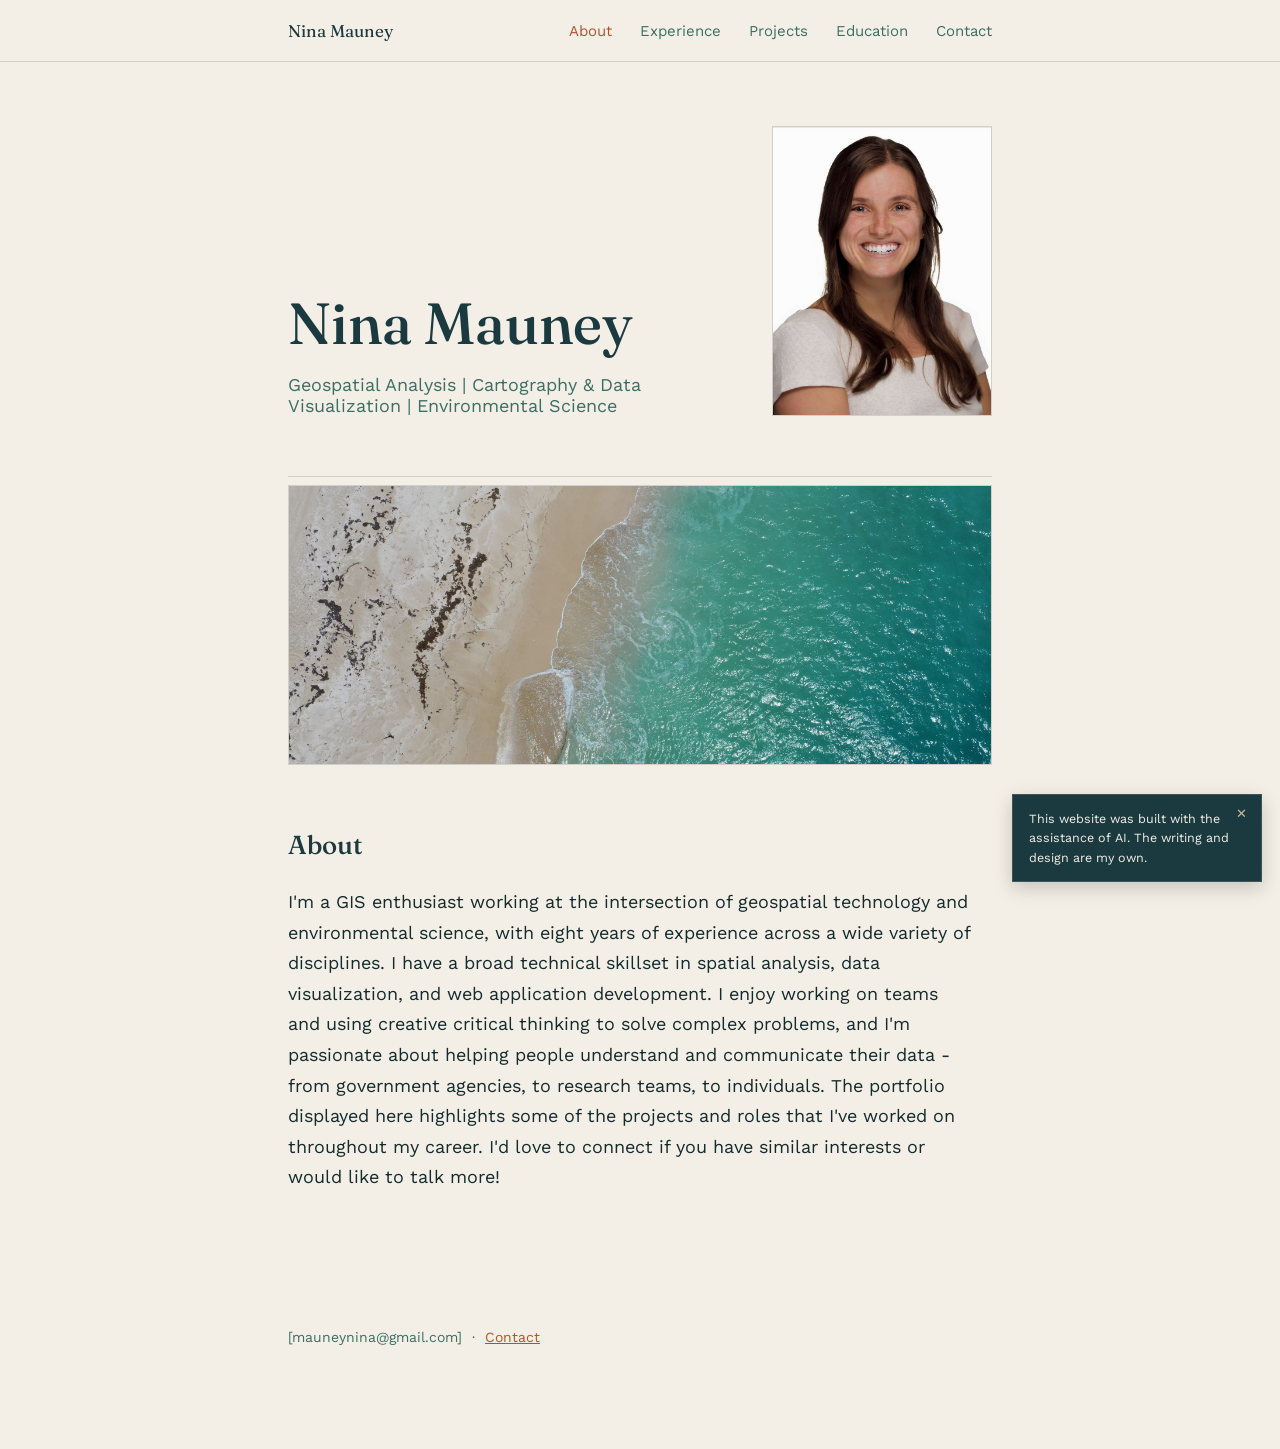
<file: index.html>
<!DOCTYPE html>
<html lang="en">
<head>
<meta charset="UTF-8">
<meta name="viewport" content="width=device-width, initial-scale=1, viewport-fit=cover">
<title>About — GIS Portfolio</title>
<link rel="preconnect" href="https://fonts.googleapis.com">
<link rel="preconnect" href="https://fonts.gstatic.com" crossorigin>
<link href="https://fonts.googleapis.com/css2?family=Fraunces:opsz,wght@9..144,400;9..144,500;9..144,600&family=Work+Sans:wght@400;500;600&display=swap" rel="stylesheet">
<link rel="stylesheet" href="style.css">
</head>
<body>

<nav class="top">
  <div class="wrap">
    <a class="brand" href="index.html">Nina Mauney</a>
    <ul>
      <li><a class="active" href="index.html">About</a></li>
      <li><a href="experience.html">Experience</a></li>
      <li><a href="projects.html">Projects</a></li>
      <li><a href="education.html">Education</a></li>
      <li><a href="contact.html">Contact</a></li>
    </ul>
  </div>
</nav>

<div class="wrap">
  <header class="hero">
    <div class="hero-flex">
      <div class="hero-text-block">
        <h1>Nina Mauney</h1>
        <p class="role-line">Geospatial Analysis | Cartography &amp; Data Visualization | Environmental Science</p>
      </div>
      <div class="headshot">
        <img src="assets/headshot.jpeg" alt="Portrait of Nina Mauney">
      </div>
    </div>
  </header>

  <div class="hero-photo">
    <img src="assets/hero-shoreline.jpg" alt="Aerial view of a turquoise shoreline">
  </div>

  <section class="about">
    <h2>About</h2>
    <p>I'm a GIS enthusiast working at the intersection of geospatial technology and environmental science, with eight years of experience across a wide variety of disciplines.  I have a broad technical skillset in spatial analysis, data visualization, and web application development. I enjoy working on teams and using creative critical thinking to solve complex problems, and I'm passionate about helping people understand and communicate their data - from government agencies, to research teams, to individuals. The portfolio displayed here highlights some of the projects and roles that I've worked on throughout my career. I'd love to connect if you have similar interests or would like to talk more!</p>
  </section>

  <footer>
    <p>[mauneynina@gmail.com] &nbsp;·&nbsp; <a href="contact.html">Contact</a></p>
  </footer>
</div>

<div class="ai-toast" id="ai-toast">
    <button class="ai-toast-close" id="ai-toast-close" aria-label="Dismiss">&#10005;</button>
    This website was built with the assistance of AI. The writing and design are my own.
  </div>

  <script>
  (function () {
    var seen = false;
    try { seen = sessionStorage.getItem('aiDisclosureSeen'); } catch (e) {}
    if (seen) return;
    var toast = document.getElementById('ai-toast');
    var closeBtn = document.getElementById('ai-toast-close');
    if (!toast || !closeBtn) return;
    toast.classList.add('show');
    closeBtn.addEventListener('click', function () {
      toast.classList.remove('show');
      try { sessionStorage.setItem('aiDisclosureSeen', '1'); } catch (e) {}
    });
  })();
  </script>

</body>
</html>
</file>
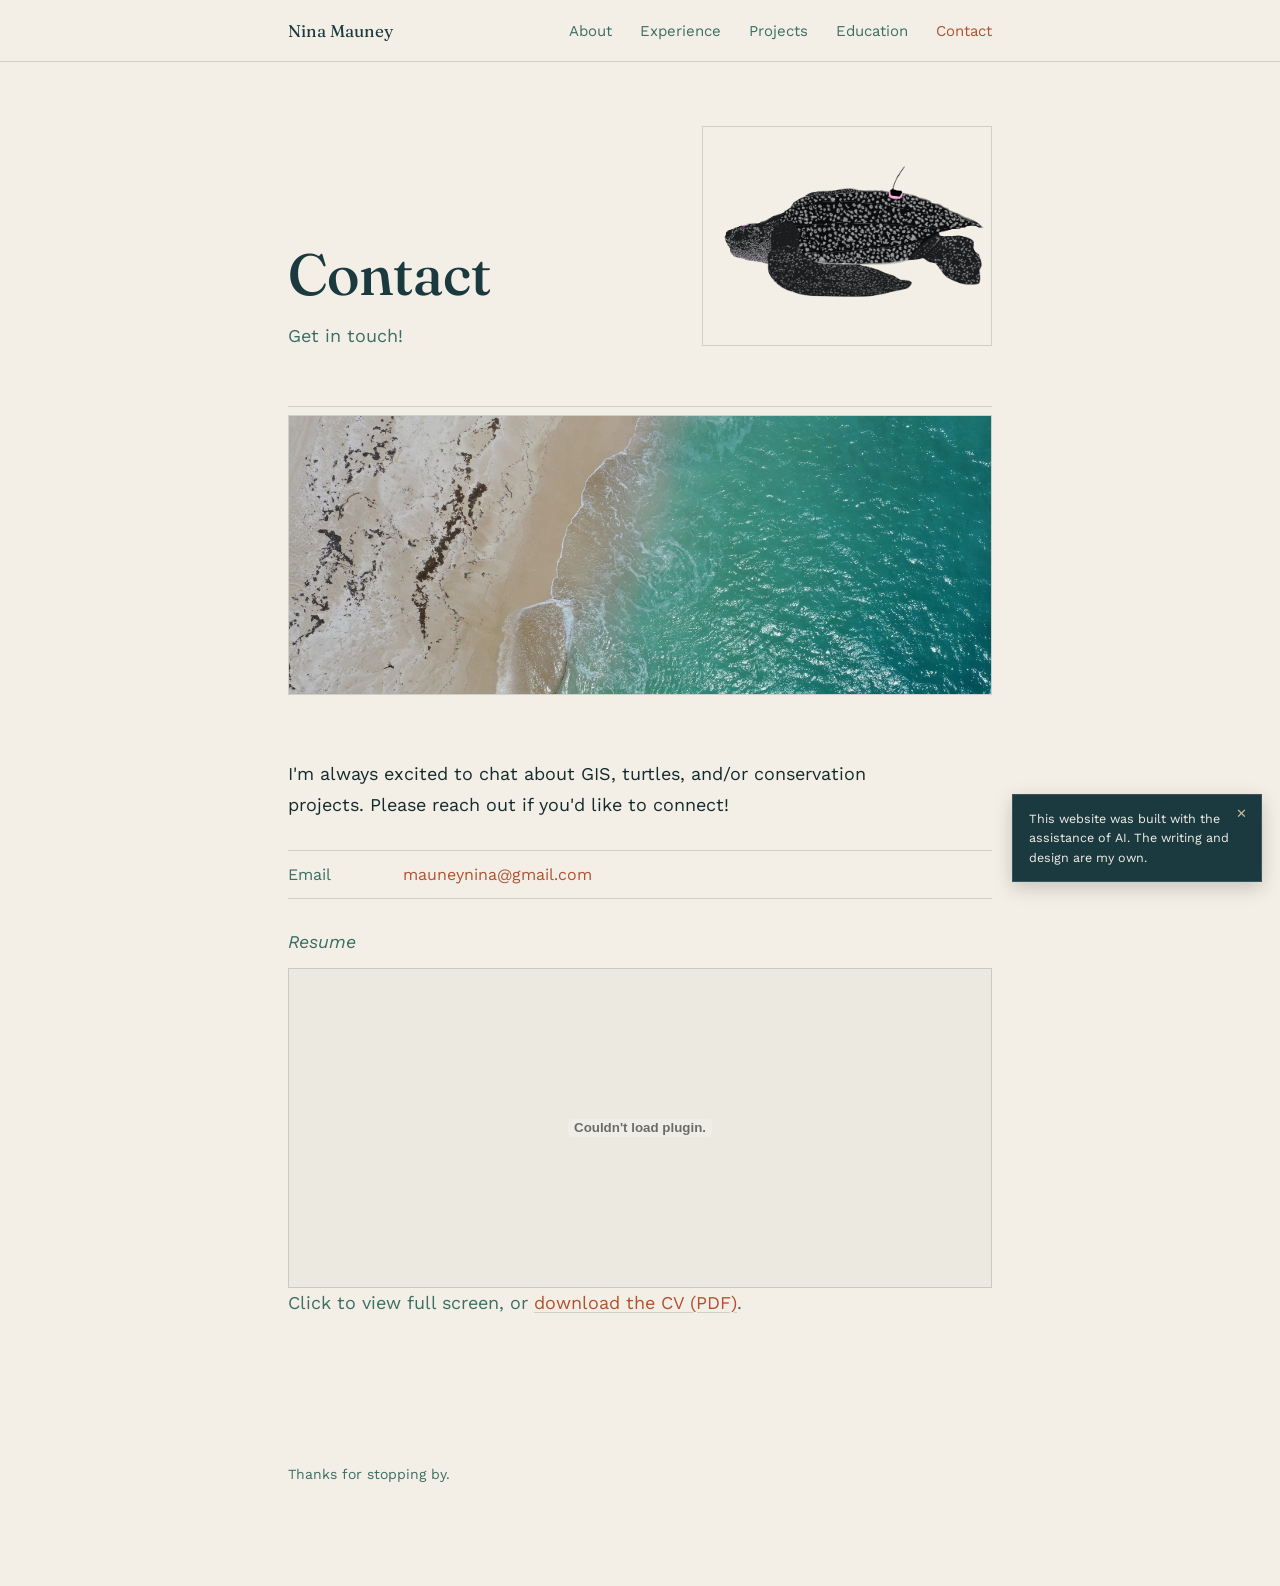
<file: contact.html>
<!DOCTYPE html>
<html lang="en">
<head>
<meta charset="UTF-8">
<meta name="viewport" content="width=device-width, initial-scale=1, viewport-fit=cover">
<title>Contact — GIS Portfolio</title>
<link rel="preconnect" href="https://fonts.googleapis.com">
<link rel="preconnect" href="https://fonts.gstatic.com" crossorigin>
<link href="https://fonts.googleapis.com/css2?family=Fraunces:opsz,wght@9..144,400;9..144,500;9..144,600&family=Work+Sans:wght@400;500;600&display=swap" rel="stylesheet">
<link rel="stylesheet" href="style.css">
</head>
<body>

<nav class="top">
  <div class="wrap">
    <a class="brand" href="index.html">Nina Mauney</a>
    <ul>
      <li><a href="index.html">About</a></li>
      <li><a href="experience.html">Experience</a></li>
      <li><a href="projects.html">Projects</a></li>
      <li><a href="education.html">Education</a></li>
      <li><a class="active" href="contact.html">Contact</a></li>
    </ul>
  </div>
</nav>

<div class="wrap">
  <header class="hero">
    <div class="hero-flex">
      <div class="hero-text-block">
        <h1>Contact</h1>
        <p class="role-line">Get in touch!</p>
      </div>
      <div class="contactimg">
        <img src="assets/contact.png" alt="Artistic rendering of a leatherback turtle">
      </div>
    </div>
  </header>

    <div class="hero-photo">
    <img src="assets/hero-shoreline.jpg" alt="Aerial view of a turquoise shoreline">
  </div>

  <section class="contact-block">
    <p>I'm always excited to chat about GIS, turtles, and/or conservation projects. Please reach out if you'd like to connect!</p>
    <ul class="contact-list">
      <li><span class="label">Email</span> <a href="mailto:mauneynina@gmail.com">mauneynina@gmail.com</a></li>
    </ul>

    <div class="media-block" style="margin-top:28px;">
      <p class="job-meta" style="margin-bottom:10px;">Resume</p>
      <div class="media-thumb-pdf">
        <embed src="assets/Mauney_CV.pdf" type="application/pdf">
        <div class="pdf-click-catcher" data-pdf="assets/Mauney_CV.pdf"></div>
      </div>
      <p class="caption">Click to view full screen, or <a class="doc-link" href="assets/Mauney_CV.pdf" download>download the CV (PDF)</a>.</p>
    </div>
  </section>

  <footer>
    <p>Thanks for stopping by.</p>
  </footer>
</div>

<div class="lightbox-overlay" id="lightbox">
  <span class="lightbox-close">Close ✕</span>
  <div id="lightbox-content"></div>
</div>

<script>
  var lightbox = document.getElementById('lightbox');
  var lightboxContent = document.getElementById('lightbox-content');
  function closeLightbox() {
    lightbox.classList.remove('open');
    lightboxContent.innerHTML = '';
  }
  document.querySelectorAll('.pdf-click-catcher').forEach(function (el) {
    el.addEventListener('click', function (e) {
      e.stopPropagation();
      var src = el.getAttribute('data-pdf');
      lightboxContent.innerHTML = '<embed src="' + src + '" type="application/pdf">';
      lightbox.classList.add('open');
    });
  });
  lightbox.addEventListener('click', closeLightbox);
  document.addEventListener('keydown', function (e) {
    if (e.key === 'Escape') closeLightbox();
  });
</script>

<div class="ai-toast" id="ai-toast">
    <button class="ai-toast-close" id="ai-toast-close" aria-label="Dismiss">&#10005;</button>
    This website was built with the assistance of AI. The writing and design are my own.
  </div>

  <script>
  (function () {
    var seen = false;
    try { seen = sessionStorage.getItem('aiDisclosureSeen'); } catch (e) {}
    if (seen) return;
    var toast = document.getElementById('ai-toast');
    var closeBtn = document.getElementById('ai-toast-close');
    if (!toast || !closeBtn) return;
    toast.classList.add('show');
    closeBtn.addEventListener('click', function () {
      toast.classList.remove('show');
      try { sessionStorage.setItem('aiDisclosureSeen', '1'); } catch (e) {}
    });
  })();
  </script>

</body>
</html>
</file>
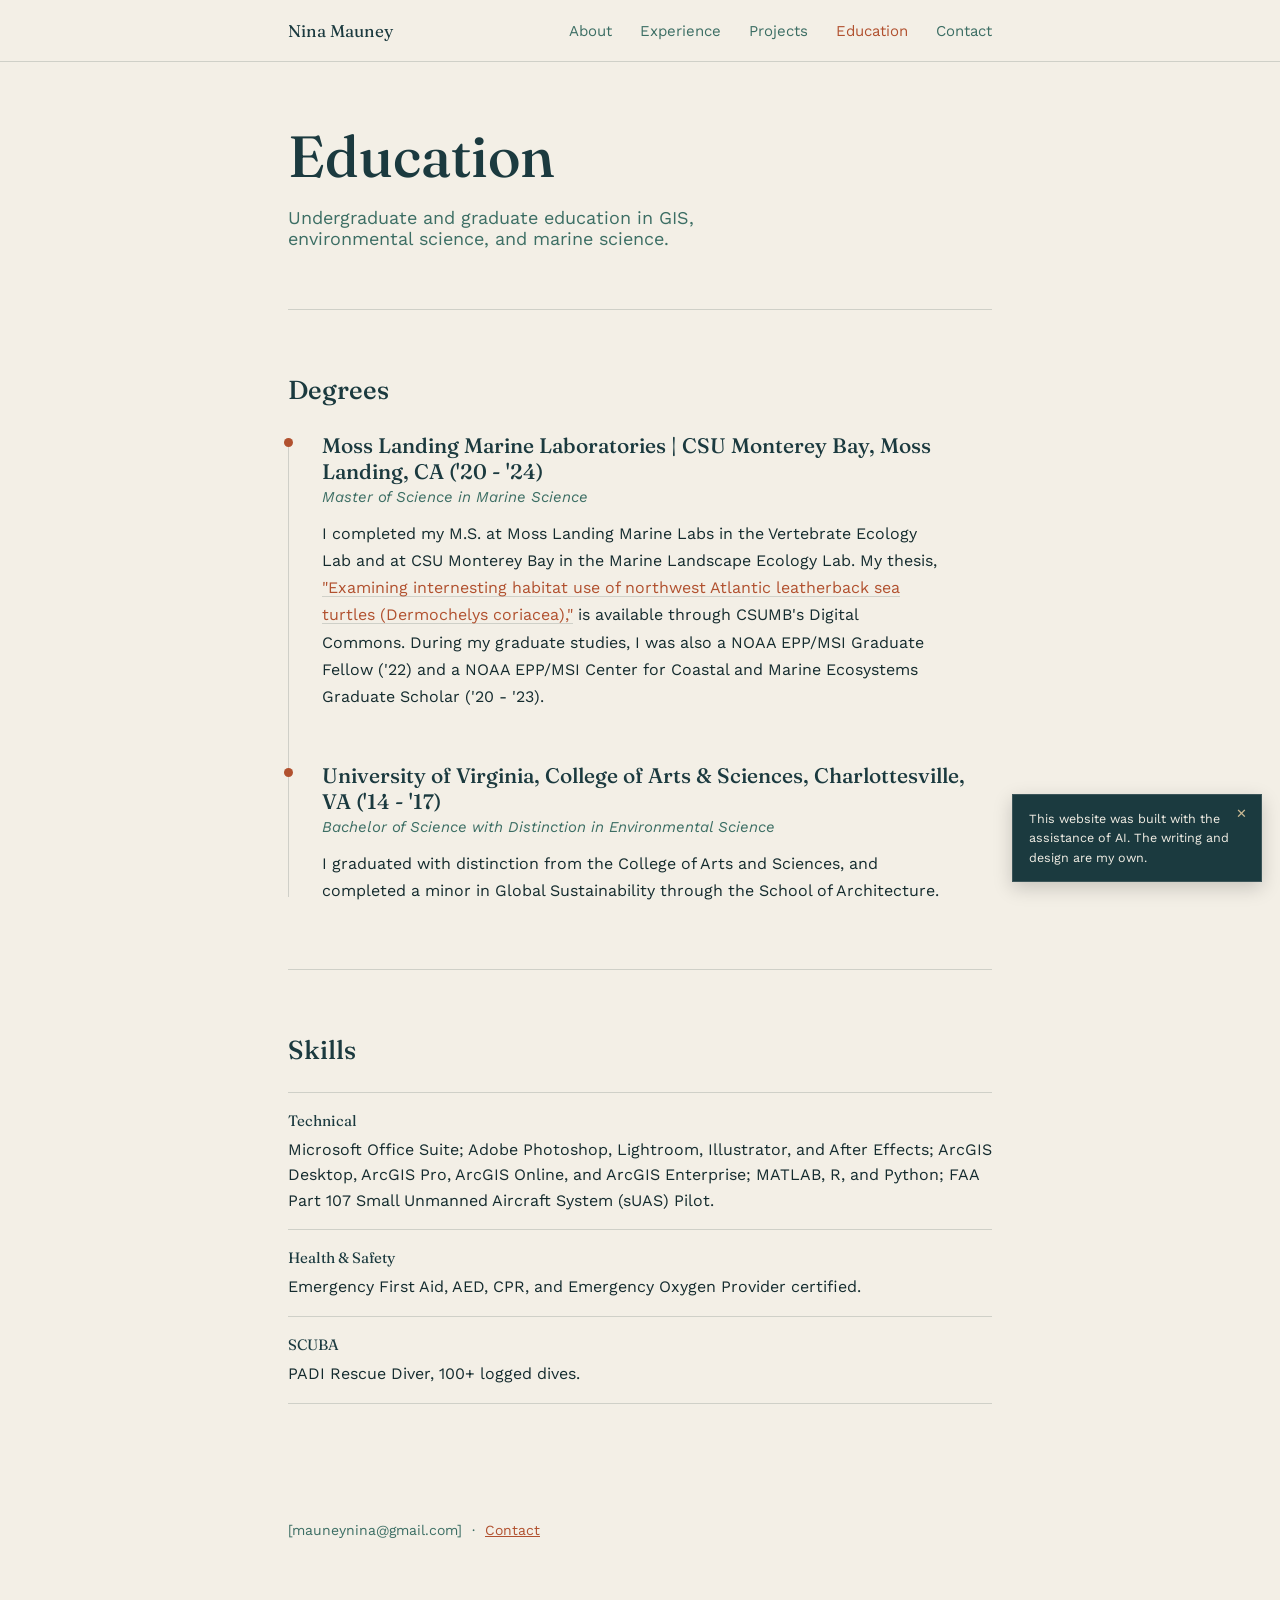
<file: education.html>
<!DOCTYPE html>
<html lang="en">
<head>
<meta charset="UTF-8">
<meta name="viewport" content="width=device-width, initial-scale=1, viewport-fit=cover">
<title>Education — GIS Portfolio</title>
<link rel="preconnect" href="https://fonts.googleapis.com">
<link rel="preconnect" href="https://fonts.gstatic.com" crossorigin>
<link href="https://fonts.googleapis.com/css2?family=Fraunces:opsz,wght@9..144,400;9..144,500;9..144,600&family=Work+Sans:wght@400;500;600&display=swap" rel="stylesheet">
<link rel="stylesheet" href="style.css">
</head>
<body>

<nav class="top">
  <div class="wrap">
    <a class="brand" href="index.html">Nina Mauney</a>
    <ul>
      <li><a href="index.html">About</a></li>
      <li><a href="experience.html">Experience</a></li>
      <li><a href="projects.html">Projects</a></li>
      <li><a class="active" href="education.html">Education</a></li>
      <li><a href="contact.html">Contact</a></li>
    </ul>
  </div>
</nav>

<div class="wrap">
  <header class="hero">
    <h1>Education</h1>
    <p class="role-line">Undergraduate and graduate education in GIS, environmental science, and marine science.</p>
  </header>

  <section>
    <h2>Degrees</h2>
    <div class="timeline">

      <div class="job">
        <p class="job-title">Moss Landing Marine Laboratories | CSU Monterey Bay, Moss Landing, CA ('20 - '24)</p>
        <p class="job-meta">Master of Science in Marine Science</p>
        <p class="desc">I completed my M.S. at Moss Landing Marine Labs in the Vertebrate Ecology Lab and at CSU Monterey Bay in the Marine Landscape Ecology Lab. My thesis, <a href="https://digitalcommons.csumb.edu/cgi/viewcontent.cgi?article=2845&context=caps_thes_all" target="_blank" rel="noopener">"Examining internesting habitat use of northwest Atlantic leatherback sea turtles (Dermochelys coriacea),"</a> is available through CSUMB's Digital Commons. During my graduate studies, I was also a NOAA EPP/MSI Graduate Fellow ('22) and a NOAA EPP/MSI Center for Coastal and Marine Ecosystems Graduate Scholar ('20 - '23).</p>
      </div>

      <div class="job">
        <p class="job-title">University of Virginia, College of Arts &amp; Sciences, Charlottesville, VA ('14 - '17)</p>
        <p class="job-meta">Bachelor of Science with Distinction in Environmental Science</p>
        <p class="desc">I graduated with distinction from the College of Arts and Sciences, and completed a minor in Global Sustainability through the School of Architecture.</p>
      </div>

    </div>
  </section>

  <section>
    <h2>Skills</h2>
    <ul class="skills-list">
      <li><span class="label">Technical</span>Microsoft Office Suite; Adobe Photoshop, Lightroom, Illustrator, and After Effects; ArcGIS Desktop, ArcGIS Pro, ArcGIS Online, and ArcGIS Enterprise; MATLAB, R, and Python; FAA Part 107 Small Unmanned Aircraft System (sUAS) Pilot.</li>
      <li><span class="label">Health &amp; Safety</span>Emergency First Aid, AED, CPR, and Emergency Oxygen Provider certified.</li>
      <li><span class="label">SCUBA</span>PADI Rescue Diver, 100+ logged dives.</li>
    </ul>
  </section>

  <footer>
    <p>[mauneynina@gmail.com] &nbsp;·&nbsp; <a href="contact.html">Contact</a></p>
  </footer>
</div>

<div class="ai-toast" id="ai-toast">
    <button class="ai-toast-close" id="ai-toast-close" aria-label="Dismiss">&#10005;</button>
    This website was built with the assistance of AI. The writing and design are my own.
  </div>

  <script>
  (function () {
    var seen = false;
    try { seen = sessionStorage.getItem('aiDisclosureSeen'); } catch (e) {}
    if (seen) return;
    var toast = document.getElementById('ai-toast');
    var closeBtn = document.getElementById('ai-toast-close');
    if (!toast || !closeBtn) return;
    toast.classList.add('show');
    closeBtn.addEventListener('click', function () {
      toast.classList.remove('show');
      try { sessionStorage.setItem('aiDisclosureSeen', '1'); } catch (e) {}
    });
  })();
  </script>

</body>
</html>
</file>
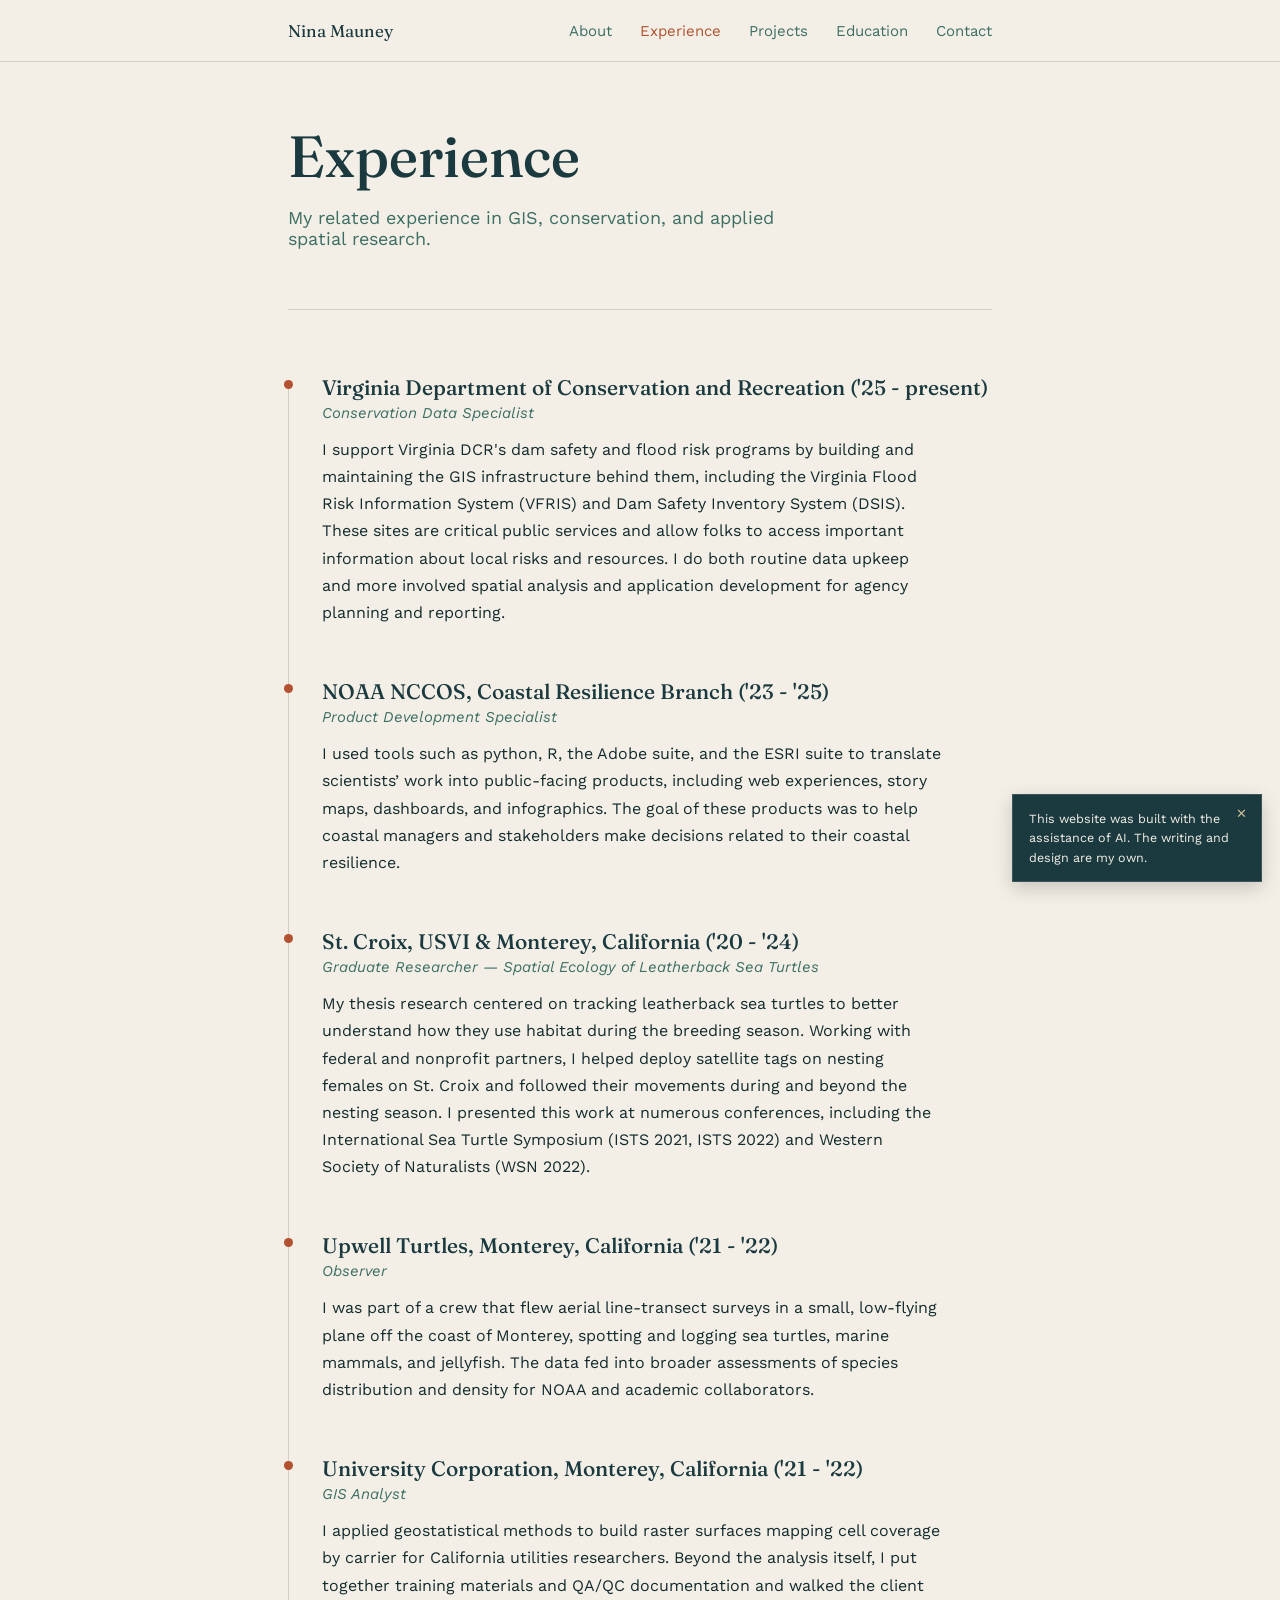
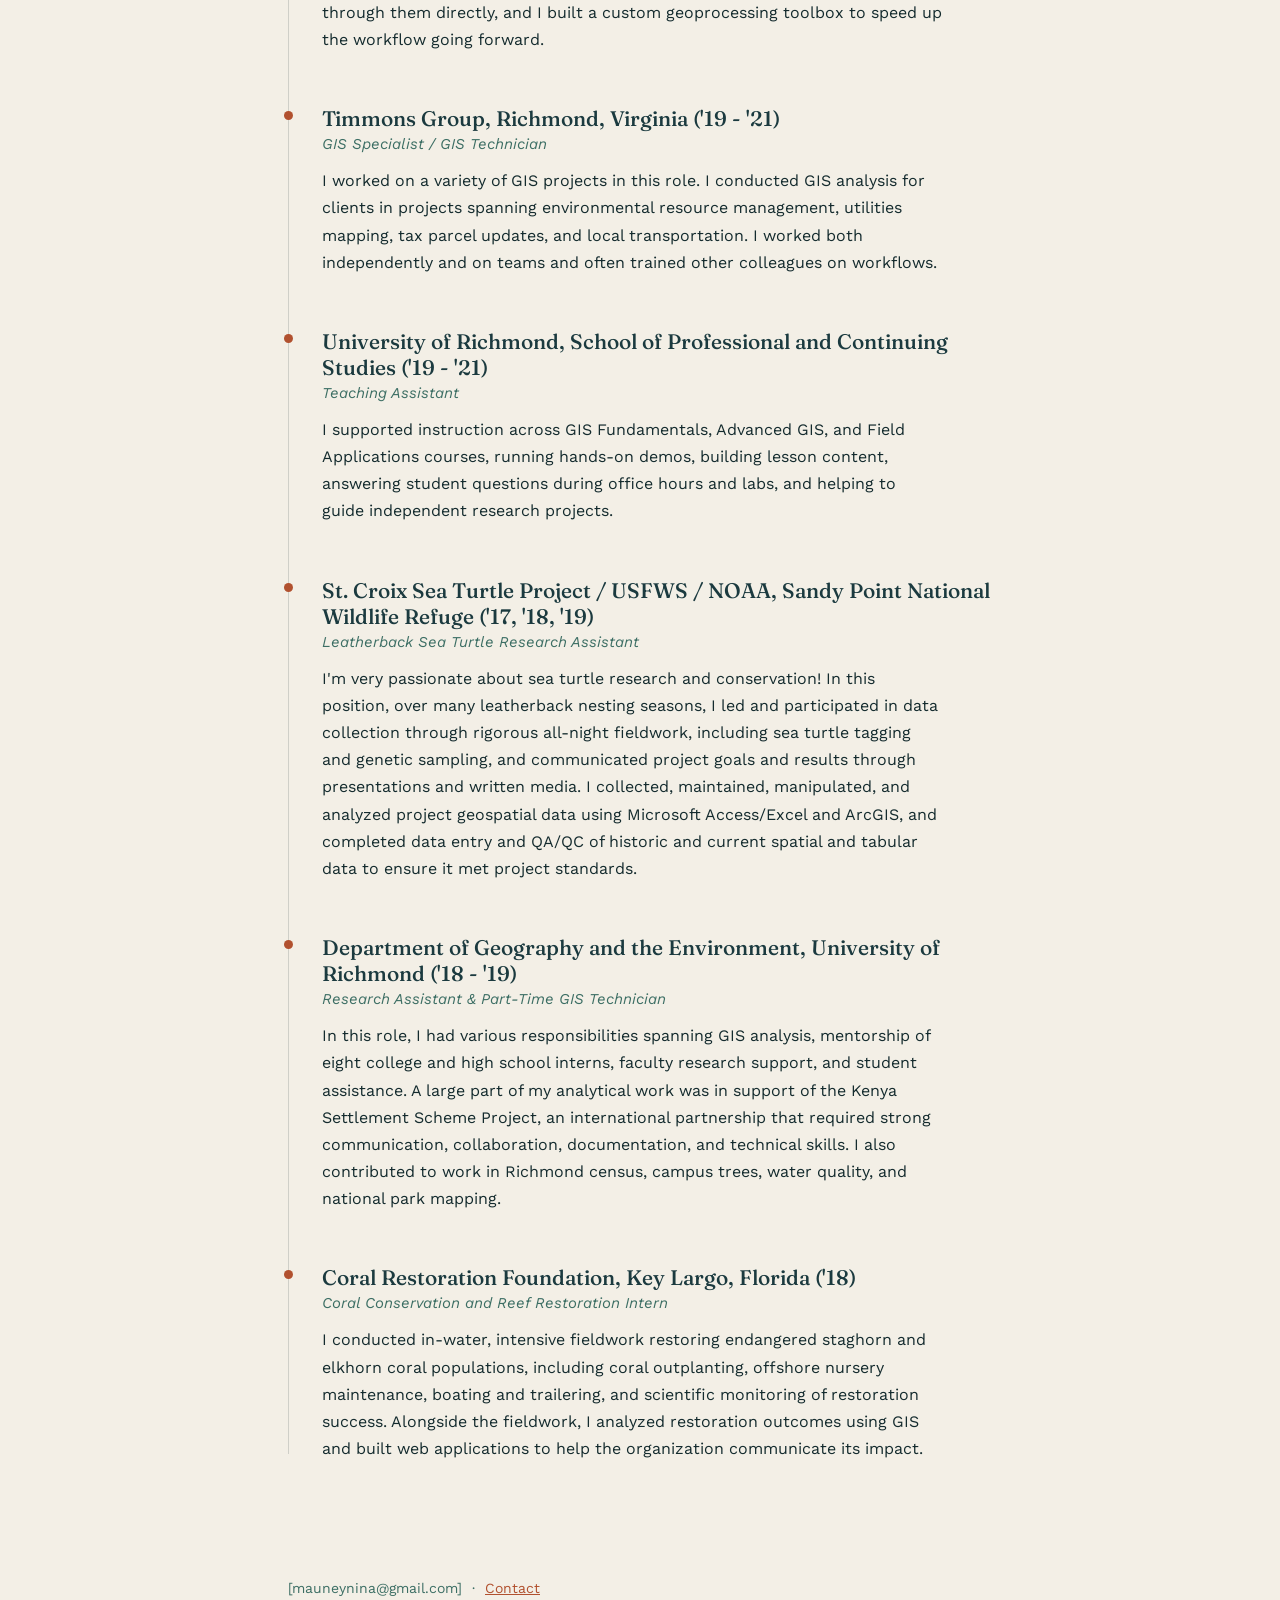
<file: experience.html>
<!DOCTYPE html>
<html lang="en">
<head>
<meta charset="UTF-8">
<meta name="viewport" content="width=device-width, initial-scale=1, viewport-fit=cover">
<title>Experience — GIS Portfolio</title>
<link rel="preconnect" href="https://fonts.googleapis.com">
<link rel="preconnect" href="https://fonts.gstatic.com" crossorigin>
<link href="https://fonts.googleapis.com/css2?family=Fraunces:opsz,wght@9..144,400;9..144,500;9..144,600&family=Work+Sans:wght@400;500;600&display=swap" rel="stylesheet">
<link rel="stylesheet" href="style.css">
</head>
<body>

<nav class="top">
  <div class="wrap">
    <a class="brand" href="index.html">Nina Mauney</a>
    <ul>
      <li><a href="index.html">About</a></li>
      <li><a class="active" href="experience.html">Experience</a></li>
      <li><a href="projects.html">Projects</a></li>
      <li><a href="education.html">Education</a></li>
      <li><a href="contact.html">Contact</a></li>
    </ul>
  </div>
</nav>

<div class="wrap">
  <header class="hero">
    <h1>Experience</h1>
    <p class="role-line">My related experience in GIS, conservation, and applied spatial research.</p>
  </header>

  <section>
    <div class="timeline">

      <div class="job">
        <p class="job-title">Virginia Department of Conservation and Recreation ('25 - present)</p>
        <p class="job-meta">Conservation Data Specialist</p>
        <p class="desc">I support Virginia DCR's dam safety and flood risk programs by building and maintaining the GIS infrastructure behind them, including the Virginia Flood Risk Information System (VFRIS) and Dam Safety Inventory System (DSIS). These sites are critical public services and allow folks to access important information about local risks and resources. I do both routine data upkeep and more involved spatial analysis and application development for agency planning and reporting.</p>
      </div>

      <div class="job">
        <p class="job-title">NOAA NCCOS, Coastal Resilience Branch ('23 - '25)</p>
        <p class="job-meta">Product Development Specialist</p>
        <p class="desc">I used tools such as python, R, the Adobe suite, and the ESRI suite to translate scientists’ work into public-facing products, including web experiences, story maps, dashboards, and infographics. The goal of these products was to help coastal managers and stakeholders make decisions related to their coastal resilience. </p>
      </div>

      <div class="job">
        <p class="job-title">St. Croix, USVI &amp; Monterey, California ('20 - '24)</p>
        <p class="job-meta">Graduate Researcher — Spatial Ecology of Leatherback Sea Turtles</p>
        <p class="desc">My thesis research centered on tracking leatherback sea turtles to better understand how they use habitat during the breeding season. Working with federal and nonprofit partners, I helped deploy satellite tags on nesting females on St. Croix and followed their movements during and beyond the nesting season. I presented this work at numerous conferences, including the International Sea Turtle Symposium (ISTS 2021, ISTS 2022) and Western Society of Naturalists (WSN 2022).</p>
      </div>

      <div class="job">
        <p class="job-title">Upwell Turtles, Monterey, California ('21 - '22)</p>
        <p class="job-meta">Observer</p>
        <p class="desc">I was part of a crew that flew aerial line-transect surveys in a small, low-flying plane off the coast of Monterey, spotting and logging sea turtles, marine mammals, and jellyfish. The data fed into broader assessments of species distribution and density for NOAA and academic collaborators.</p>
      </div>

      <div class="job">
        <p class="job-title">University Corporation, Monterey, California ('21 - '22)</p>
        <p class="job-meta">GIS Analyst</p>
        <p class="desc">I applied geostatistical methods to build raster surfaces mapping cell coverage by carrier for California utilities researchers. Beyond the analysis itself, I put together training materials and QA/QC documentation and walked the client through them directly, and I built a custom geoprocessing toolbox to speed up the workflow going forward.</p>
      </div>

      <div class="job">
        <p class="job-title">Timmons Group, Richmond, Virginia ('19 - '21)</p>
        <p class="job-meta">GIS Specialist / GIS Technician</p>
        <p class="desc">I worked on a variety of GIS projects in this role. I conducted GIS analysis for clients in projects spanning environmental resource management, utilities mapping, tax parcel updates, and local transportation. I worked both independently and on teams and often trained other colleagues on workflows.</p>
      </div>

      <div class="job">
        <p class="job-title">University of Richmond, School of Professional and Continuing Studies ('19 - '21)</p>
        <p class="job-meta">Teaching Assistant</p>
        <p class="desc">I supported instruction across GIS Fundamentals, Advanced GIS, and Field Applications courses, running hands-on demos, building lesson content, answering student questions during office hours and labs, and helping to guide independent research projects.</p>
      </div>

      <div class="job">
        <p class="job-title">St. Croix Sea Turtle Project / USFWS / NOAA, Sandy Point National Wildlife Refuge ('17, '18, '19)</p>
        <p class="job-meta">Leatherback Sea Turtle Research Assistant</p>
        <p class="desc">I'm very passionate about sea turtle research and conservation! In this position, over many leatherback nesting seasons, I led and participated in data collection through rigorous all-night fieldwork, including sea turtle tagging and genetic sampling, and communicated project goals and results through presentations and written media. I collected, maintained, manipulated, and analyzed project geospatial data using Microsoft Access/Excel and ArcGIS, and completed data entry and QA/QC of historic and current spatial and tabular data to ensure it met project standards.</p>
      </div>

      <div class="job">
        <p class="job-title">Department of Geography and the Environment, University of Richmond ('18 - '19)</p>
        <p class="job-meta">Research Assistant &amp; Part-Time GIS Technician</p>
        <p class="desc">In this role, I had various responsibilities spanning GIS analysis, mentorship of eight college and high school interns, faculty research support, and student assistance. A large part of my analytical work was in support of the Kenya Settlement Scheme Project, an international partnership that required strong communication, collaboration, documentation, and technical skills. I also contributed to work in Richmond census, campus trees, water quality, and national park mapping.</p>
      </div>

      <div class="job">
        <p class="job-title">Coral Restoration Foundation, Key Largo, Florida ('18)</p>
        <p class="job-meta">Coral Conservation and Reef Restoration Intern</p>
        <p class="desc">I conducted in-water, intensive fieldwork restoring endangered staghorn and elkhorn coral populations, including coral outplanting, offshore nursery maintenance, boating and trailering, and scientific monitoring of restoration success. Alongside the fieldwork, I analyzed restoration outcomes using GIS and built web applications to help the organization communicate its impact.</p>
      </div>

    </div>
  </section>

  <footer>
    <p>[mauneynina@gmail.com] &nbsp;·&nbsp; <a href="contact.html">Contact</a></p>
  </footer>
</div>

<div class="ai-toast" id="ai-toast">
    <button class="ai-toast-close" id="ai-toast-close" aria-label="Dismiss">&#10005;</button>
    This website was built with the assistance of AI. The writing and design are my own.
  </div>

  <script>
  (function () {
    var seen = false;
    try { seen = sessionStorage.getItem('aiDisclosureSeen'); } catch (e) {}
    if (seen) return;
    var toast = document.getElementById('ai-toast');
    var closeBtn = document.getElementById('ai-toast-close');
    if (!toast || !closeBtn) return;
    toast.classList.add('show');
    closeBtn.addEventListener('click', function () {
      toast.classList.remove('show');
      try { sessionStorage.setItem('aiDisclosureSeen', '1'); } catch (e) {}
    });
  })();
  </script>

</body>
</html>
</file>
<file: style.css>
:root {
  --ink: #142b2e;
  --paper: #f3efe6;
  --deep: #1b3a3f;
  --teal: #3c6e64;
  --sand: #cdbb95;
  --coral: #b1512f;
  --line: rgba(20,43,46,0.16);
}
* { box-sizing: border-box; }
html { scroll-padding-top: env(safe-area-inset-top, 0px); }
body {
  margin: 0;
  font-family: 'Work Sans', sans-serif;
  background: var(--paper);
  color: var(--ink);
  padding-top: env(safe-area-inset-top, 0px);
  padding-bottom: env(safe-area-inset-bottom, 0px);
  -webkit-font-smoothing: antialiased;
}
.wrap { max-width: 760px; margin: 0 auto; padding: 0 28px; }

nav.top {
  position: sticky;
  top: env(safe-area-inset-top, 0px);
  background: var(--paper);
  border-bottom: 1px solid var(--line);
  z-index: 10;
}
nav.top .wrap {
  max-width: 760px;
  display: flex;
  justify-content: space-between;
  align-items: center;
  padding-top: 20px;
  padding-bottom: 20px;
}
nav.top .brand {
  font-family: 'Fraunces', serif;
  font-size: 17px;
  color: var(--deep);
  text-decoration: none;
}
nav.top ul {
  list-style: none;
  display: flex;
  gap: 28px;
  margin: 0;
  padding: 0;
}
nav.top a {
  color: var(--teal);
  text-decoration: none;
  font-size: 15px;
}
nav.top a.active { color: var(--coral); }
nav.top a:hover { color: var(--coral); }

header.hero { padding: 64px 0 60px; border-bottom: 1px solid var(--line); }
.eyebrow-map { font-family: 'Fraunces', serif; font-size: 15px; letter-spacing: 0.04em; color: var(--teal); margin: 0 0 18px; }
h1 { font-family: 'Fraunces', serif; font-weight: 500; font-size: clamp(38px, 6vw, 58px); line-height: 1.05; margin: 0 0 20px; color: var(--deep); }
.role-line { font-size: 18px; color: var(--teal); margin: 0; max-width: 46ch; }

/* photo accent on the About/homepage — small framed image, not full-bleed */
.hero-photo {
  height: 280px;
  overflow: hidden;
  margin: 8px 0 0;
  border: 1px solid var(--line);
}
.hero-photo img {
  width: 100%;
  height: 100%;
  object-fit: cover;
  object-position: 62% 45%;
  display: block;
}
@media (max-width: 600px) {
  .hero-photo { height: 200px; }
}

section { padding: 64px 0; border-bottom: 1px solid var(--line); }
section:last-of-type { border-bottom: none; }

h2 { font-family: 'Fraunces', serif; font-weight: 500; font-size: 26px; color: var(--deep); margin: 0 0 26px; }

.about p, .lead p { font-size: 18px; line-height: 1.7; max-width: 62ch; }

.timeline { position: relative; }
.timeline::before { content: ""; position: absolute; left: 0; top: 8px; bottom: 8px; width: 1px; background: var(--line); }
.job { position: relative; padding: 0 0 52px 34px; }
.job:last-child { padding-bottom: 0; }
.job::before { content: ""; position: absolute; left: -4px; top: 6px; width: 9px; height: 9px; border-radius: 50%; background: var(--coral); }
.job-title { font-family: 'Fraunces', serif; font-size: 21px; font-weight: 500; color: var(--deep); margin: 0 0 4px; }
.job-meta { font-size: 15px; color: var(--teal); margin: 0 0 14px; font-style: italic; }
.job p.desc { font-size: 16px; line-height: 1.7; max-width: 62ch; margin: 0; }

.project { padding: 0 0 60px; border-bottom: 1px solid var(--line); }
.project:last-child { padding-bottom: 0; border-bottom: none; }
.project-title { font-family: 'Fraunces', serif; font-size: 22px; font-weight: 500; color: var(--deep); margin: 0 0 6px; }
.project-meta { font-size: 14px; color: var(--teal); margin: 0 0 14px; }
.project p.desc { font-size: 16px; line-height: 1.7; max-width: 62ch; margin: 0 0 18px; }

.media-slot {
  border: 1px dashed var(--line);
  border-radius: 2px;
  padding: 18px;
  font-size: 13px;
  color: var(--teal);
  background: rgba(60,110,100,0.04);
}
.media-slot iframe, .media-slot img {
  width: 100%;
  height: 420px;
  border: 0;
  display: block;
  margin-bottom: 10px;
  object-fit: cover;
}

.caption {
  font-size: 13px;
  line-height: 1.6;
  color: var(--teal);
  margin: 10px 0 0;
}
.caption a, .desc a.doc-link {
  color: var(--coral);
  text-decoration: underline;
  text-decoration-color: var(--line);
  text-underline-offset: 3px;
}
.caption a:hover, .desc a.doc-link:hover { text-decoration-color: var(--coral); }

.media-single { margin-bottom: 4px; }
.media-single img {
  width: 100%;
  max-height: 460px;
  object-fit: contain;
  background: rgba(20,43,46,0.03);
  border: 1px solid var(--line);
  display: block;
}

img.zoomable { cursor: zoom-in; }

.media-thumb-pdf {
  position: relative;
  height: 320px;
  border: 1px solid var(--line);
  overflow: hidden;
  background: rgba(20,43,46,0.03);
}
.media-thumb-pdf embed { width: 100%; height: 100%; display: block; pointer-events: none; }
.pdf-click-catcher {
  position: absolute;
  inset: 0;
  cursor: zoom-in;
  background: transparent;
}

.headshot {
  width: 220px;
  height: 290px;
  flex-shrink: 0;
  overflow: hidden;
  border: 1px solid var(--line);
}
.headshot img {
  width: 100%;
  height: 100%;
  object-fit: cover;
  object-position: center 18%;
  display: block;
}
.hero-flex {
  display: flex;
  align-items: flex-end;
  justify-content: space-between;
  gap: 36px;
  flex-wrap: wrap;
}
.hero-flex .hero-text-block { flex: 1 1 320px; }
@media (max-width: 600px) {
  .headshot { width: 160px; height: 210px; }
  .hero-flex { align-items: flex-start; }
}

.contactimg {
  width: 290px;
  height: 220px;
  flex-shrink: 0;
  overflow: hidden;
  border: 1px solid var(--line);
}
.contactimg img {
  width: 100%;
  height: 100%;
  object-fit: cover;
  object-position: center 18%;
  display: block;
}
.hero-flex {
  display: flex;
  align-items: flex-end;
  justify-content: space-between;
  gap: 36px;
  flex-wrap: wrap;
}
.hero-flex .hero-text-block { flex: 1 1 320px; }
@media (max-width: 600px) {
  .contactimg { width: 2100px; height: 160px; }
  .hero-flex { align-items: flex-start; }
}

.lightbox-overlay {
  display: none;
  position: fixed;
  inset: 0;
  background: rgba(10,22,24,0.92);
  z-index: 100;
  padding: 40px 24px;
  padding-top: calc(40px + env(safe-area-inset-top, 0px));
  padding-bottom: calc(40px + env(safe-area-inset-bottom, 0px));
  align-items: center;
  justify-content: center;
  cursor: zoom-out;
}
.lightbox-overlay.open { display: flex; }
.lightbox-overlay img {
  max-width: 92vw;
  max-height: 88vh;
  object-fit: contain;
  border: 1px solid rgba(243,239,230,0.25);
  display: block;
}
.lightbox-overlay embed {
  width: 80vw;
  height: 88vh;
  border: 1px solid rgba(243,239,230,0.25);
  cursor: default;
}

.ai-toast {
  display: none;
  position: fixed;
  right: 18px;
  bottom: calc(18px + env(safe-area-inset-bottom, 0px));
  max-width: 250px;
  background: var(--deep);
  color: var(--paper);
  border: 1px solid rgba(243,239,230,0.15);
  padding: 14px 32px 14px 16px;
  font-size: 12.5px;
  line-height: 1.55;
  z-index: 90;
  box-shadow: 0 6px 18px rgba(0,0,0,0.18);
}
.ai-toast.show { display: block; }
.ai-toast-close {
  position: absolute;
  top: 6px;
  right: 8px;
  background: none;
  border: none;
  color: var(--sand);
  font-size: 13px;
  line-height: 1;
  cursor: pointer;
  padding: 6px;
}
.ai-toast-close:hover { color: var(--paper); }
@media (max-width: 600px) {
  .ai-toast { right: 14px; left: 14px; max-width: none; bottom: calc(14px + env(safe-area-inset-bottom, 0px)); }
}
.lightbox-close {
  position: fixed;
  top: calc(18px + env(safe-area-inset-top, 0px));
  right: 22px;
  color: var(--paper);
  font-family: 'Work Sans', sans-serif;
  font-size: 14px;
  letter-spacing: 0.04em;
  opacity: 0.75;
}

.media-video video {
  width: 100%;
  border: 1px solid var(--line);
  display: block;
  background: #000;
}

.iframe-wrap { border: 1px solid var(--line); }
.iframe-wrap iframe {
  width: 100%;
  height: 480px;
  border: 0;
  display: block;
}

.media-block { margin-bottom: 26px; }
.media-block:last-child { margin-bottom: 0; }

.media-pair {
  display: grid;
  grid-template-columns: 1fr 1fr;
  gap: 14px;
}
.media-pair a {
  display: block;
  overflow: hidden;
  border: 1px solid var(--line);
}
.media-pair img {
  width: 100%;
  height: 260px;
  object-fit: contain;
  background: rgba(20,43,46,0.03);
  display: block;
  transition: transform 0.3s ease;
}
.media-pair a:hover img { transform: scale(1.04); }
@media (max-width: 600px) {
  .media-pair { grid-template-columns: 1fr; }
}

.contact-block p { font-size: 18px; line-height: 1.7; max-width: 58ch; margin: 0 0 30px; }
.contact-list { list-style: none; padding: 0; margin: 0; }
.contact-list li { padding: 14px 0; border-top: 1px solid var(--line); font-size: 16px; }
.contact-list li:last-child { border-bottom: 1px solid var(--line); }
.contact-list a { color: var(--coral); text-decoration: none; }
.contact-list .label { color: var(--teal); display: inline-block; width: 110px; }

.job p.desc a, .about p a { color: var(--coral); text-decoration: underline; text-decoration-color: var(--line); text-underline-offset: 3px; }
.job p.desc a:hover, .about p a:hover { text-decoration-color: var(--coral); }

.skills-list { list-style: none; padding: 0; margin: 0; }
.skills-list li { padding: 16px 0; border-top: 1px solid var(--line); font-size: 16px; line-height: 1.6; }
.skills-list li:last-child { border-bottom: 1px solid var(--line); }
.skills-list .label { display: block; font-family: 'Fraunces', serif; color: var(--deep); font-size: 15px; margin-bottom: 4px; }

footer { padding: 40px 0 90px; font-size: 14px; color: var(--teal); }
footer a { color: var(--coral); }

@media (max-width: 600px) {
  header.hero { padding: 60px 0 40px; }
  section { padding: 40px 0; }
  nav.top ul { gap: 16px; }
  nav.top a { font-size: 13px; }
}
</file>
